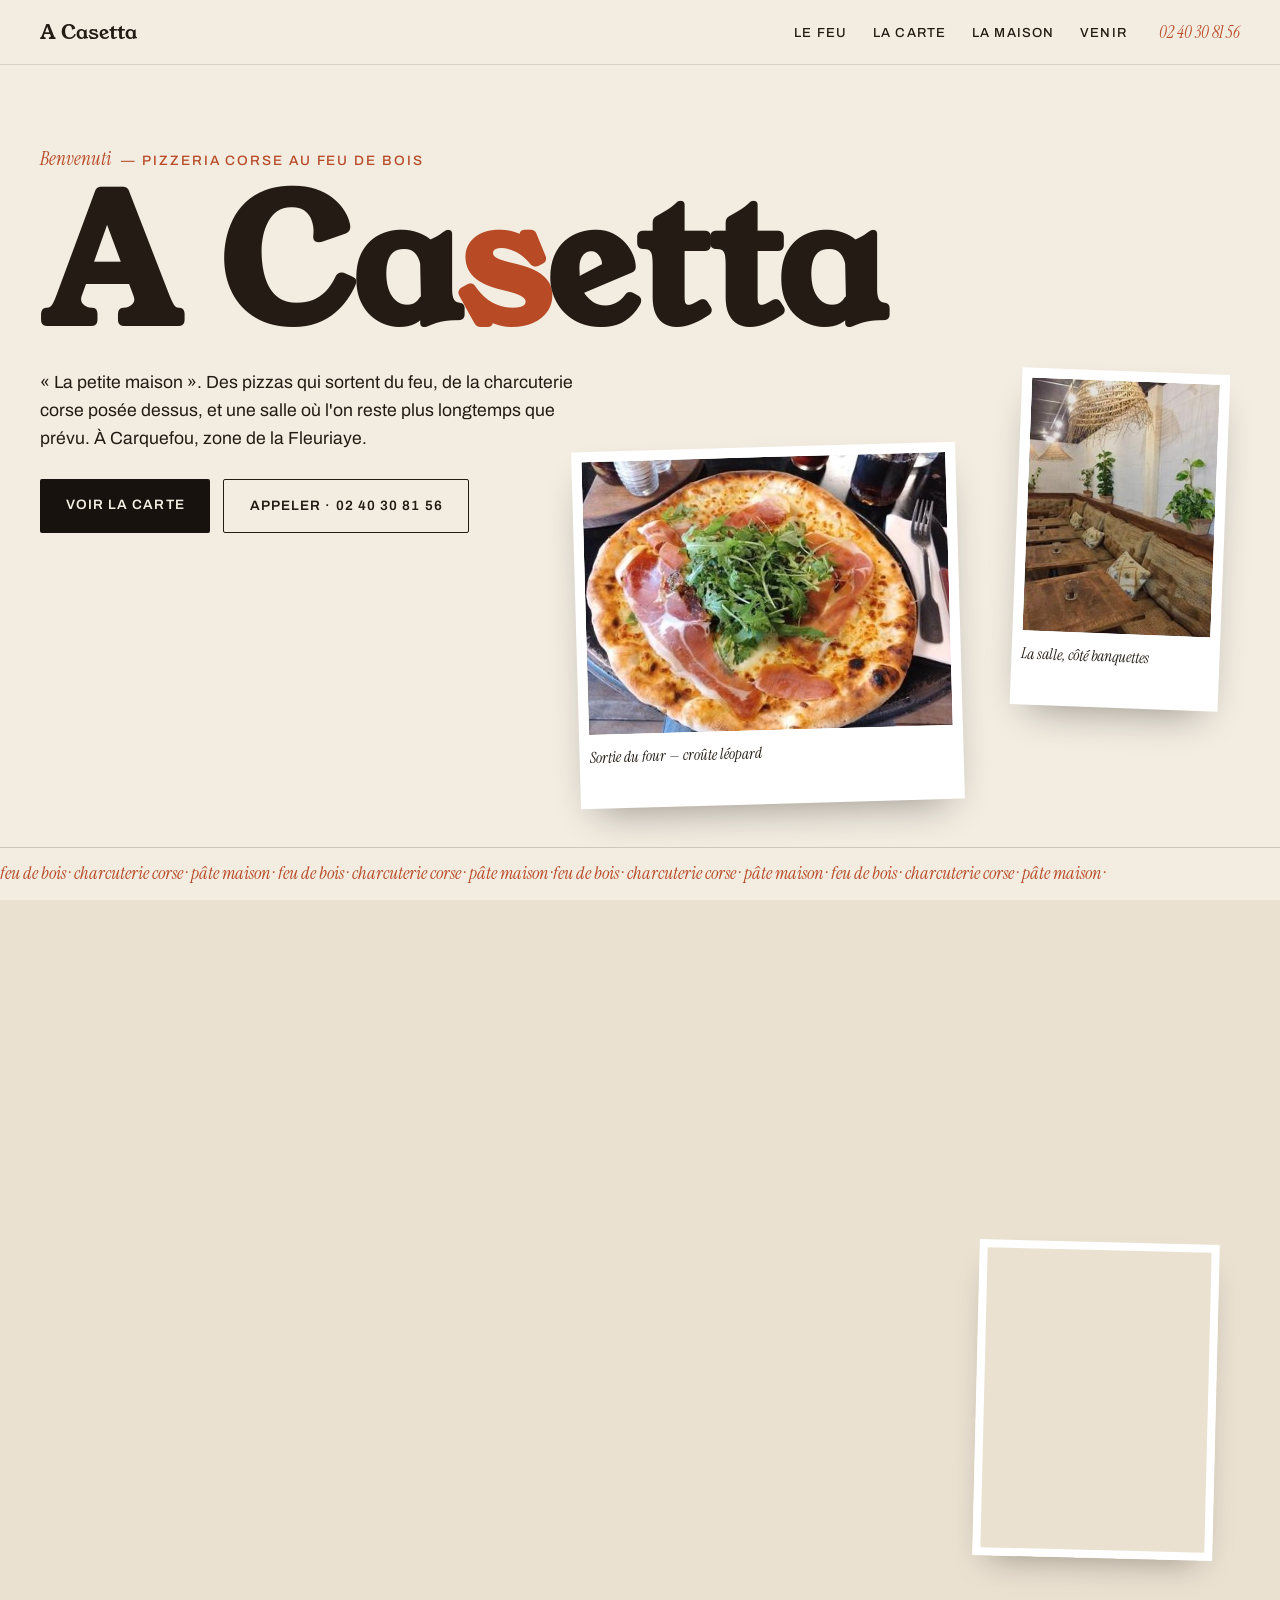
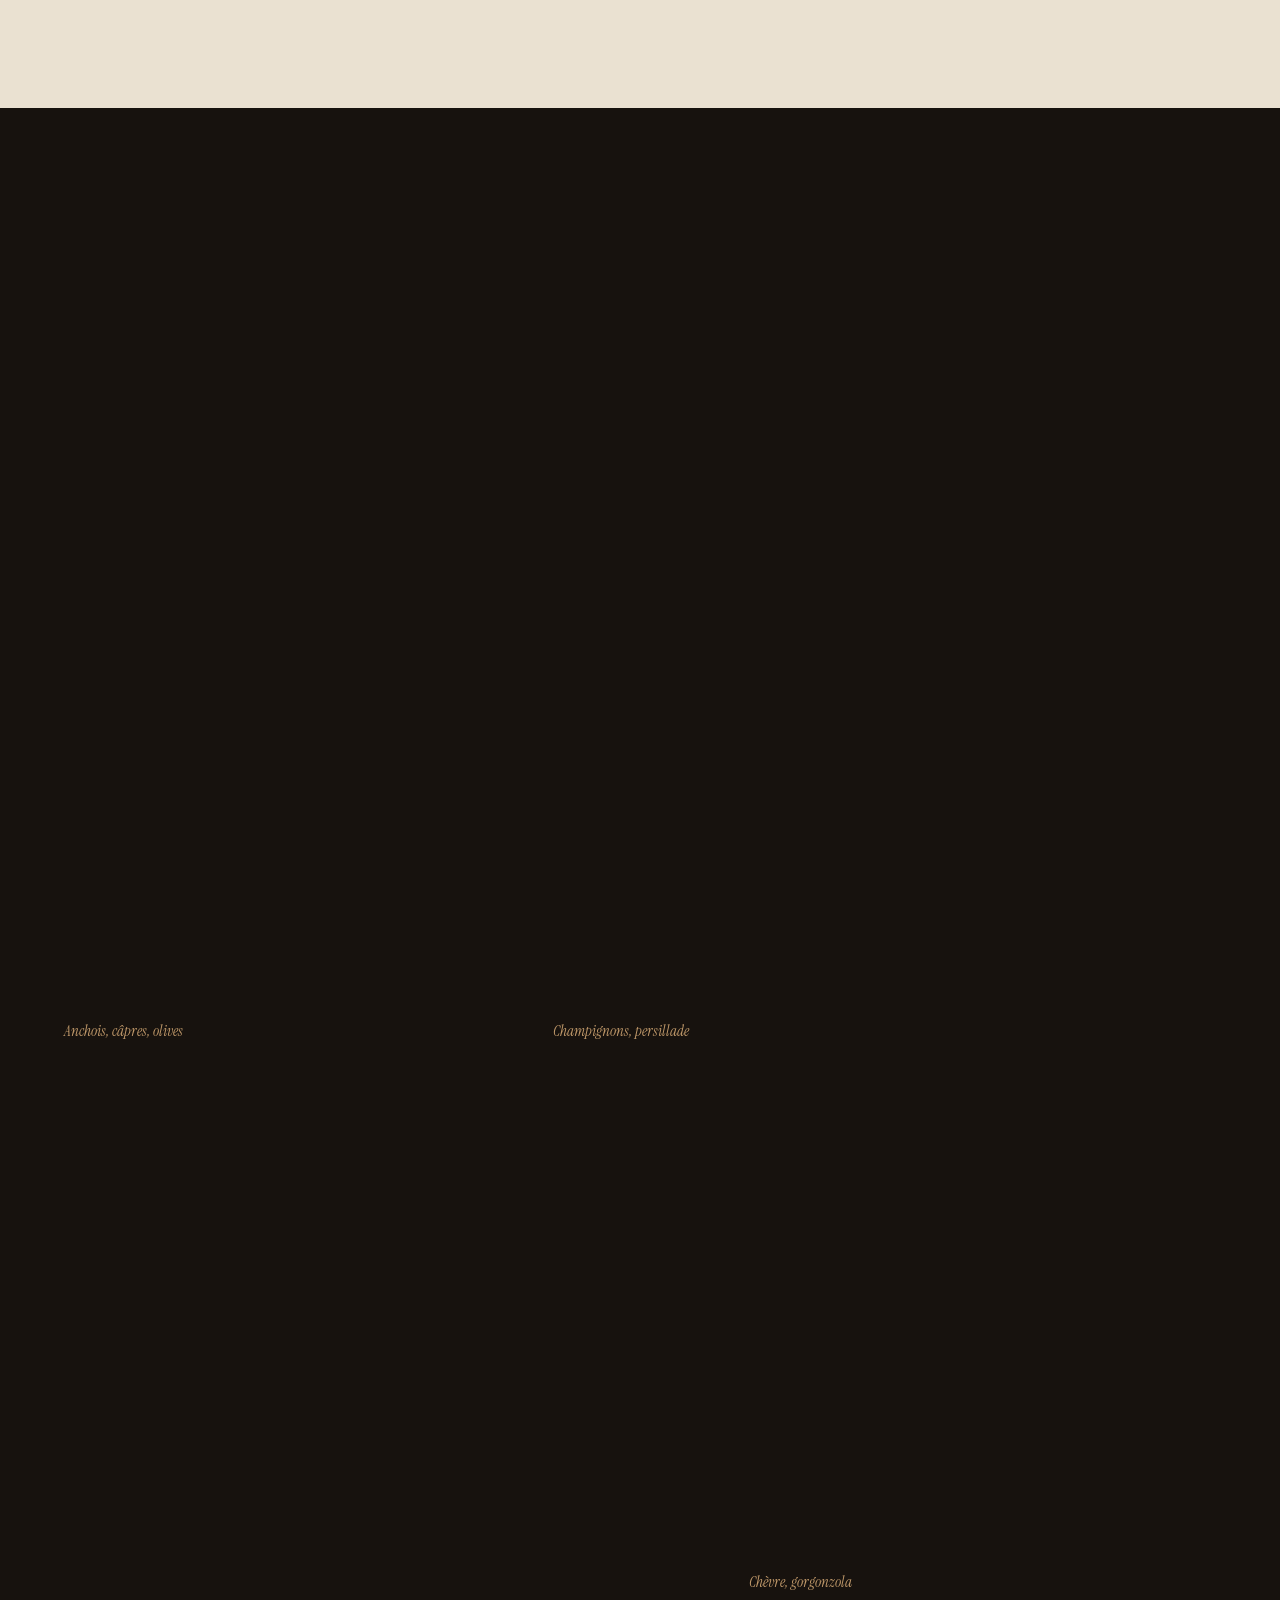
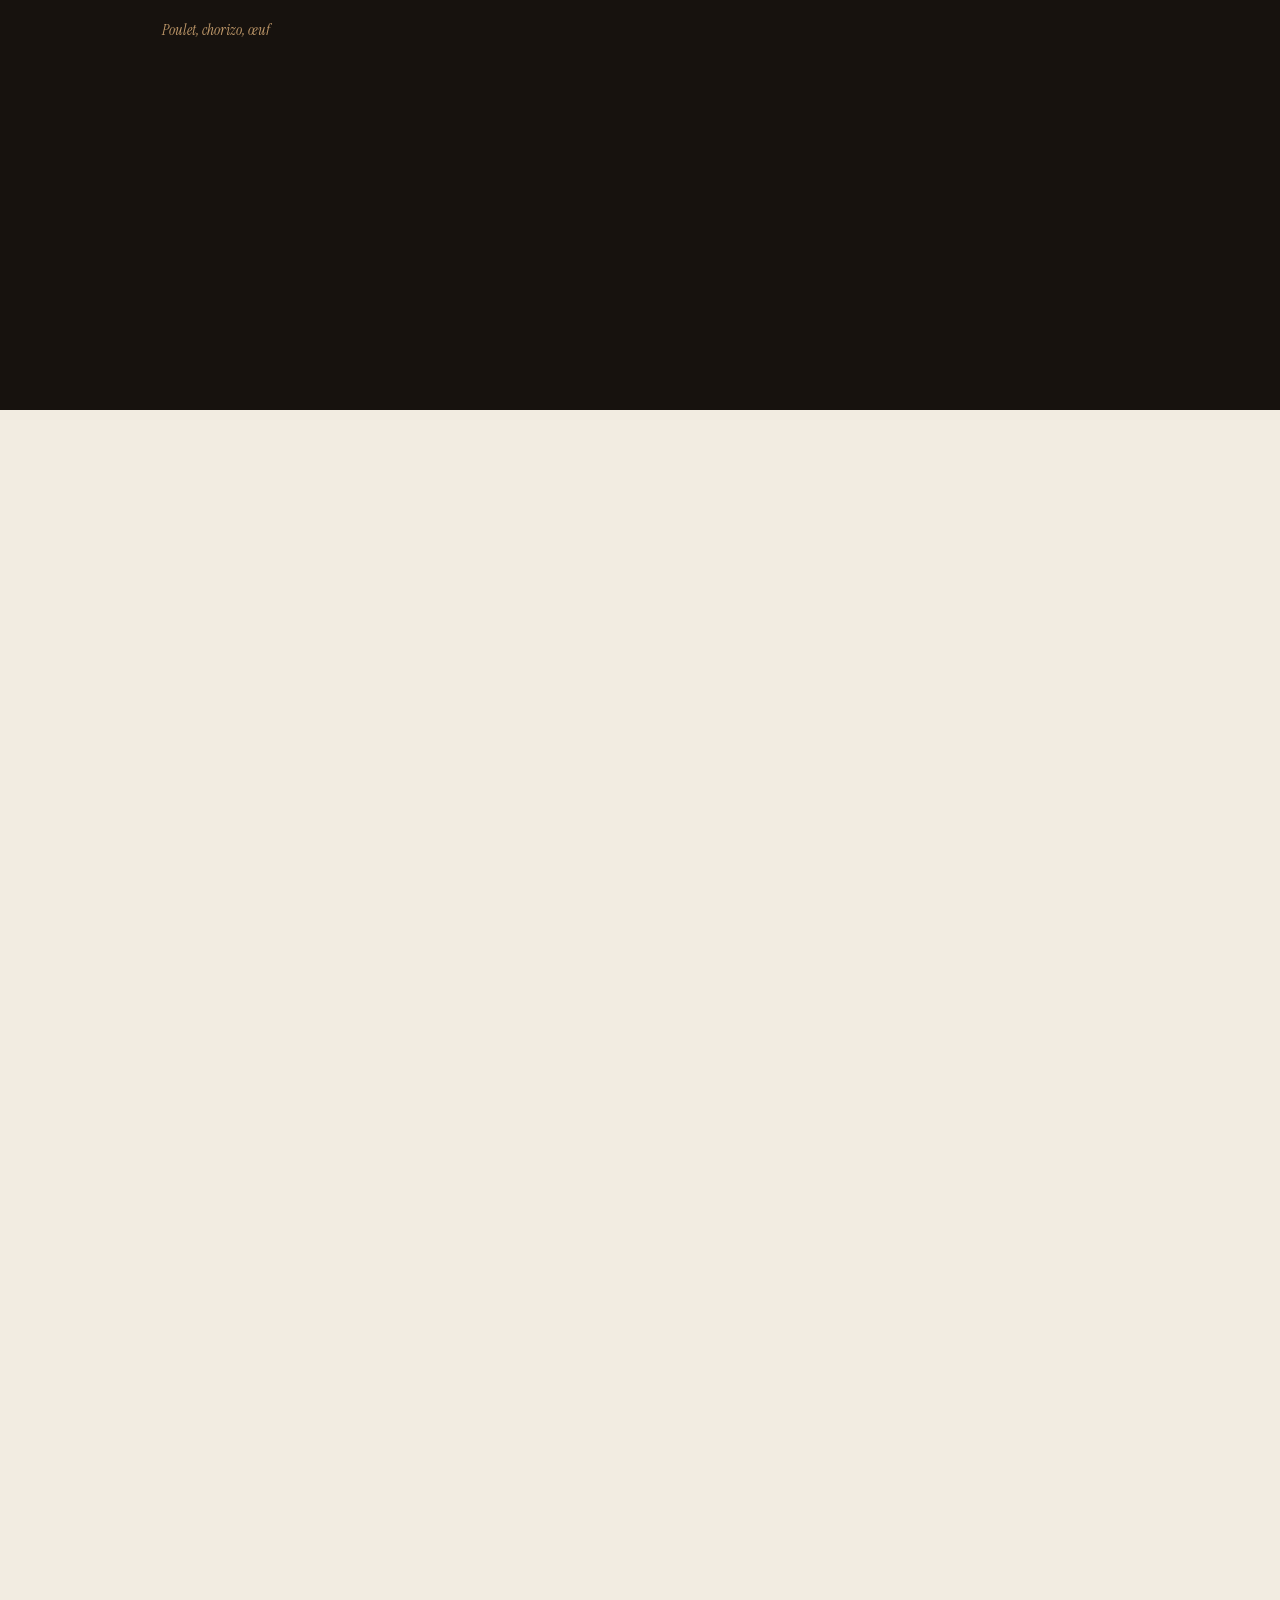
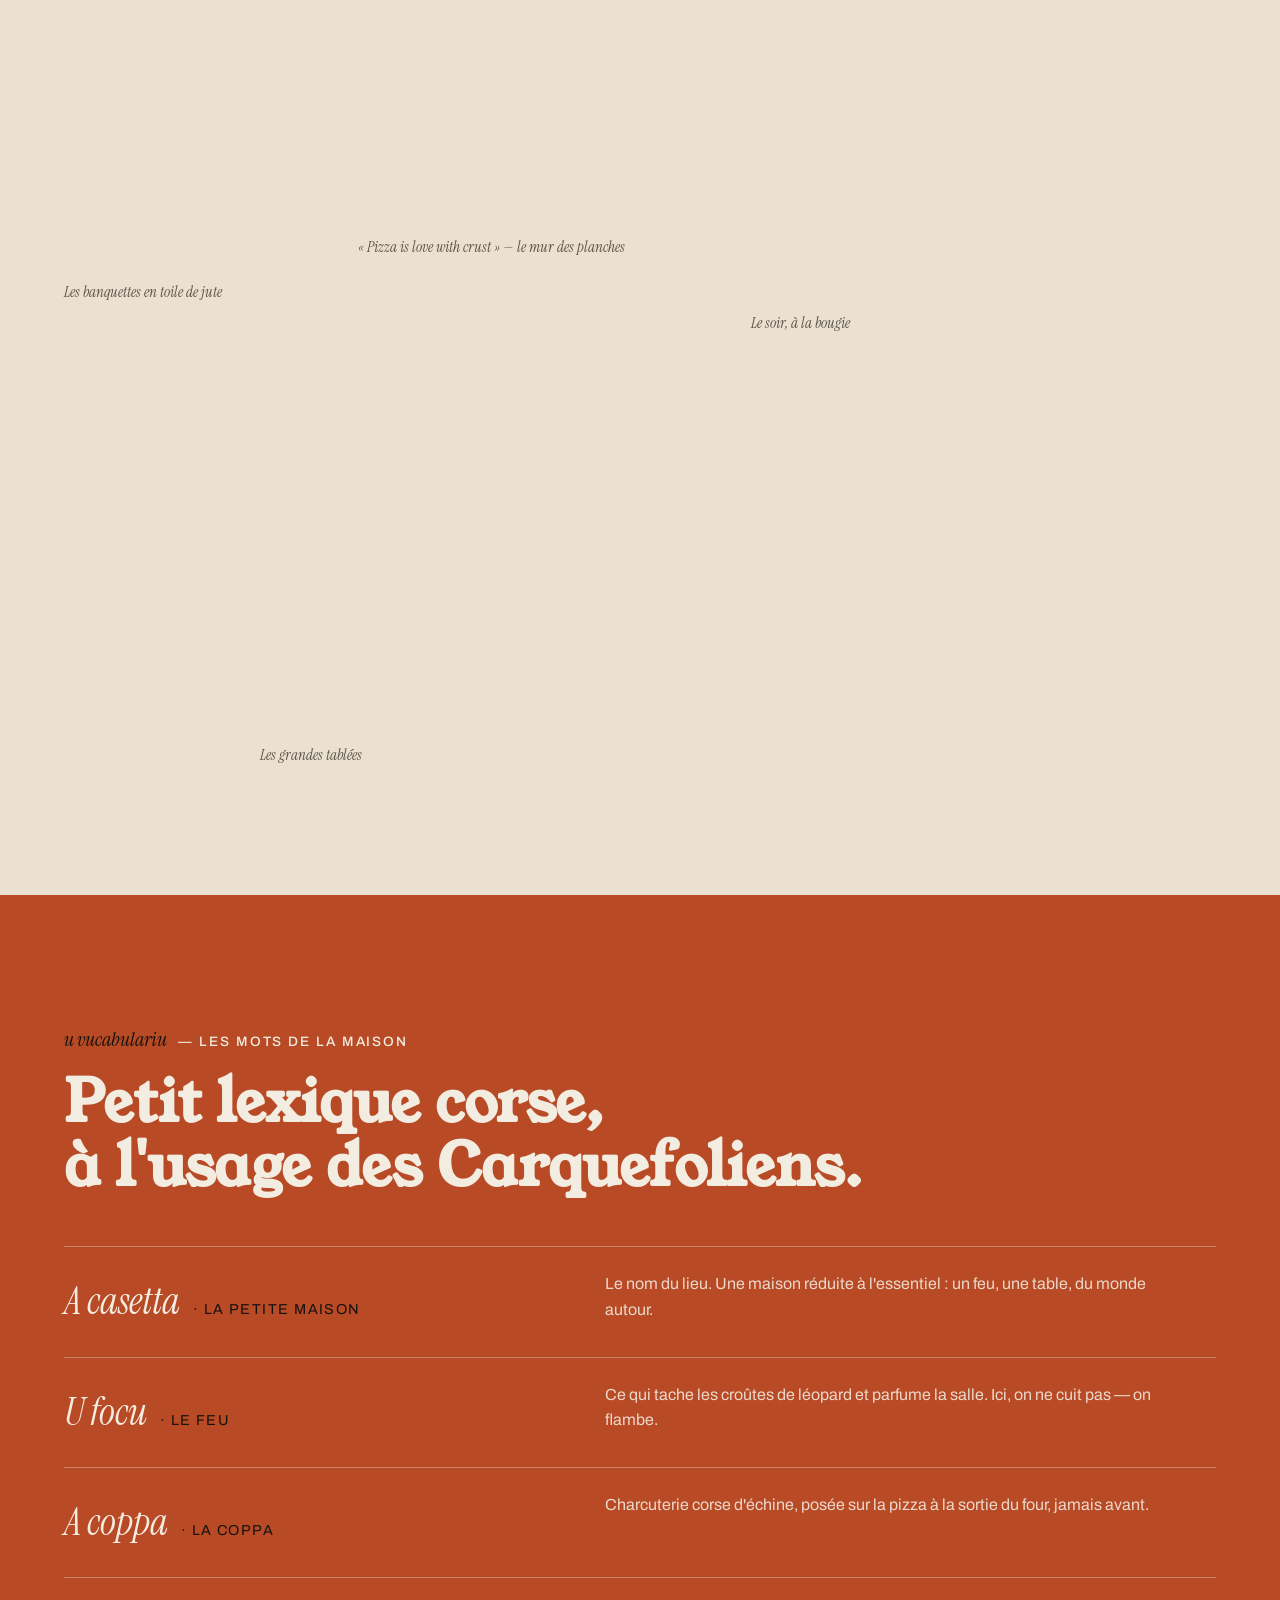
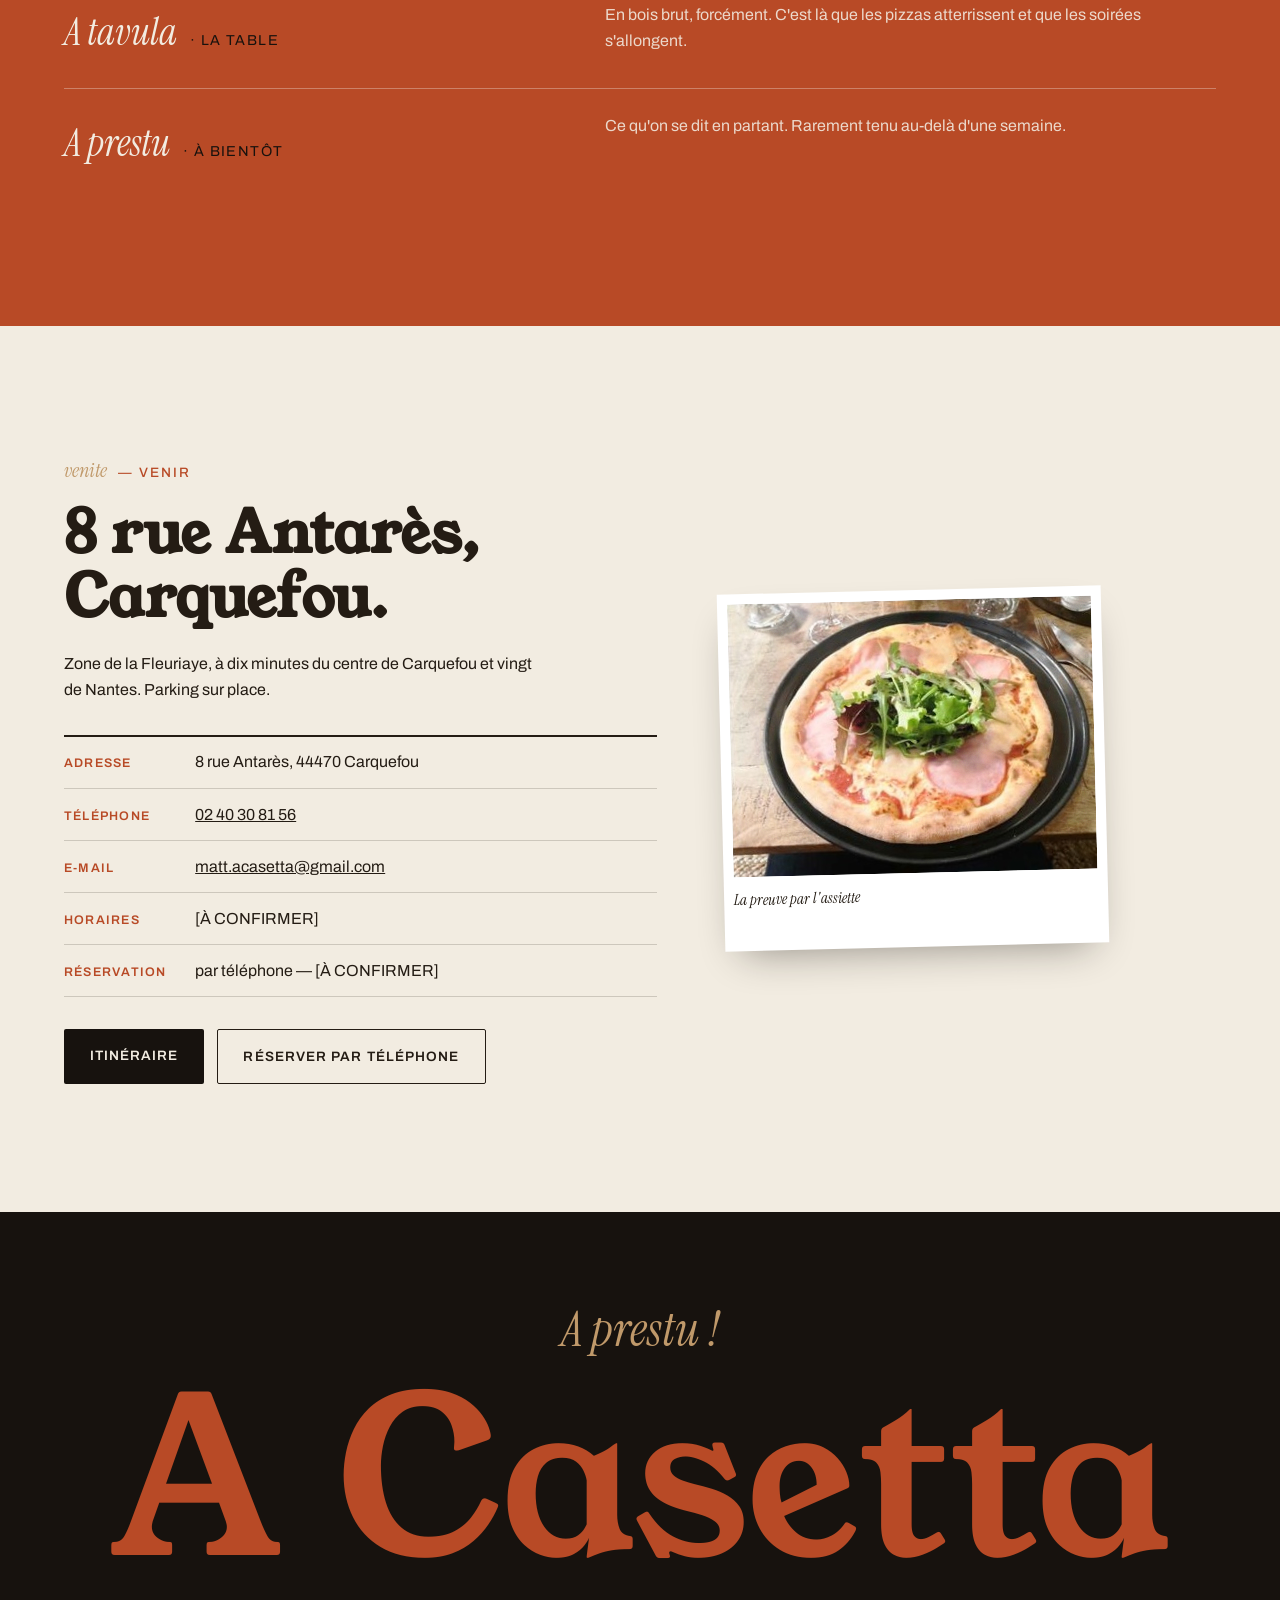
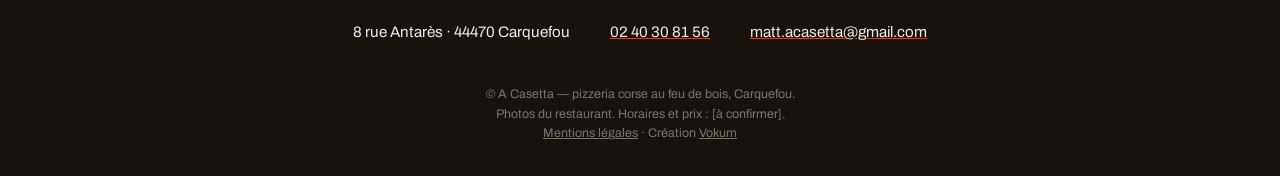
<file: index.html>
<!DOCTYPE html>
<html lang="fr">
<head>
  <meta charset="UTF-8">
  <meta name="viewport" content="width=device-width, initial-scale=1.0">
  <title>A Casetta — Pizzeria corse au feu de bois · Carquefou</title>
  <meta name="description" content="A Casetta, pizzeria corse au feu de bois à Carquefou. Pizzas généreuses, charcuterie corse, burgers maison et plats à l'ardoise. 8 rue Antarès, 44470 Carquefou — 02 40 30 81 56.">
  <meta property="og:title" content="A Casetta — Pizzeria corse au feu de bois · Carquefou">
  <meta property="og:description" content="La petite maison du feu. Pizzas au feu de bois, charcuterie corse, esprit maquis. 8 rue Antarès, Carquefou.">
  <meta property="og:type" content="website">
  <meta property="og:locale" content="fr_FR">
  <link rel="preconnect" href="https://fonts.googleapis.com">
  <link rel="preconnect" href="https://fonts.gstatic.com" crossorigin>
  <link href="https://fonts.googleapis.com/css2?family=Young+Serif&family=Instrument+Serif:ital@0;1&family=Archivo:wght@400;500;600&display=swap" rel="stylesheet">
  <link rel="stylesheet" href="styles.css">
  <script type="application/ld+json">
  {
    "@context": "https://schema.org",
    "@type": "Restaurant",
    "name": "A Casetta",
    "servesCuisine": ["Pizzeria", "Corse"],
    "telephone": "+33240308156",
    "email": "matt.acasetta@gmail.com",
    "address": {
      "@type": "PostalAddress",
      "streetAddress": "8 rue Antarès",
      "postalCode": "44470",
      "addressLocality": "Carquefou",
      "addressCountry": "FR"
    }
  }
  </script>
</head>
<body>

<a class="skip-link" href="#main">Aller au contenu</a>

<!-- animation d'ouverture — l'enseigne s'allume, la porte du four se lève -->
<div class="intro-veil" id="introVeil" aria-hidden="true">
  <div class="intro-inner">
    <p class="intro-benvenuti corse">Benvenuti</p>
    <p class="intro-name"><span class="mask"><span class="word">A&nbsp;Ca<span class="tt">s</span>etta</span></span></p>
    <span class="intro-braise"></span>
    <p class="intro-tag">pizzeria corse au feu de bois — Carquefou</p>
  </div>
</div>

<header class="topbar" id="topbar">
  <a href="#" class="topbar-brand" aria-label="A Casetta — retour en haut">A&nbsp;Casetta</a>
  <nav class="topbar-nav" aria-label="Navigation principale">
    <a href="#focu">Le feu</a>
    <a href="#tavula">La carte</a>
    <a href="#casa">La maison</a>
    <a href="#infos">Venir</a>
  </nav>
  <a href="tel:+33240308156" class="topbar-tel">02 40 30 81 56</a>
  <button class="burger" id="burger" aria-label="Ouvrir le menu" aria-expanded="false" aria-controls="mobmenu">
    <span></span><span></span>
  </button>
</header>

<div class="mobmenu" id="mobmenu" aria-hidden="true">
  <nav aria-label="Navigation mobile">
    <a href="#focu">Le feu</a>
    <a href="#tavula">La carte</a>
    <a href="#casa">La maison</a>
    <a href="#infos">Venir</a>
  </nav>
  <a href="tel:+33240308156" class="mobmenu-tel">02 40 30 81 56</a>
  <p class="mobmenu-foot">8 rue Antarès · Carquefou</p>
</div>

<main id="main">

  <!-- ============ HERO ============ -->
  <section class="hero">
    <p class="hero-kicker reveal"><span class="corse">Benvenuti</span> — pizzeria corse au feu de bois</p>
    <h1 class="hero-title">
      <span class="line reveal">A&nbsp;Ca<span class="tt">s</span>etta</span>
    </h1>
    <p class="hero-sub reveal">« La petite maison ». Des pizzas qui sortent du feu,
      de la charcuterie corse posée dessus, et une salle où l'on reste plus longtemps que prévu.
      À Carquefou, zone de la Fleuriaye.</p>
    <div class="hero-cta reveal">
      <a class="btn btn-dark" href="#tavula">Voir la carte</a>
      <a class="btn btn-line" href="tel:+33240308156">Appeler · 02 40 30 81 56</a>
    </div>
    <div class="hero-photos">
      <figure class="plaque plaque-a reveal-clip">
        <div class="clip"><img src="images/pizza-bresaola.jpg" alt="Pizza au feu de bois, bresaola et roquette, servie sur table en bois" width="413" height="310"></div>
        <figcaption>Sortie du four — croûte léopard</figcaption>
      </figure>
      <figure class="plaque plaque-b reveal-clip">
        <div class="clip"><img src="images/salle-jute.jpg" alt="Banquettes en toile de jute et suspension en osier dans la salle" width="239" height="322"></div>
        <figcaption>La salle, côté banquettes</figcaption>
      </figure>
    </div>
    <p class="hero-marq" aria-hidden="true"><span>feu de bois · charcuterie corse · pâte maison · feu de bois · charcuterie corse · pâte maison · </span><span>feu de bois · charcuterie corse · pâte maison · feu de bois · charcuterie corse · pâte maison · </span></p>
  </section>

  <!-- ============ INTRO ============ -->
  <section class="intro">
    <div class="intro-grid">
      <p class="intro-word corse reveal" aria-hidden="true">a casa</p>
      <div class="intro-body">
        <h2 class="reveal">Une casetta, c'est une petite maison.<br>Celle-ci sent le feu de bois.</h2>
        <p class="reveal">Murs de brique peinte à la chaux, plafond noir, tables en bois brut,
          banquettes en toile de jute et plantes qui grimpent : A Casetta n'a rien d'un décor.
          On y mange des pizzas généreuses passées au feu, des burgers au pain noir
          et des assiettes à l'ardoise — avec l'accent corse dans l'assiette.</p>
        <p class="intro-sign reveal"><span class="corse">Matt &amp; l'équipe</span></p>
      </div>
      <figure class="intro-photo reveal-clip">
        <div class="clip"><img src="images/salle.jpg" alt="Salle du restaurant en enfilade, tables dressées et banquettes" width="239" height="320" loading="lazy"></div>
      </figure>
    </div>
  </section>

  <!-- ============ U FOCU ============ -->
  <section class="focu" id="focu">
    <div class="focu-head">
      <p class="sec-tag reveal"><span class="corse">u focu</span> — le feu</p>
      <h2 class="reveal">La croûte parle<br>avant la carte.</h2>
      <p class="focu-lede reveal">Regardez les bords : gonflés, tachetés, marqués par la flamme.
        C'est la signature d'une cuisson vive, jamais la même d'une pizza à l'autre.
        Coppa, champignons, roquette ou anchois — tout passe par le feu.</p>
    </div>
    <div class="focu-grid">
      <figure class="focu-cell f1 reveal-clip">
        <div class="clip"><img src="images/pizza-anchois.jpg" alt="Pizza aux anchois, câpres et olives noires" width="414" height="310" loading="lazy"></div>
        <figcaption>Anchois, câpres, olives</figcaption>
      </figure>
      <figure class="focu-cell f2 reveal-clip">
        <div class="clip"><img src="images/pizza-funghi.jpg" alt="Pizza aux champignons et persillade" width="202" height="332" loading="lazy"></div>
        <figcaption>Champignons, persillade</figcaption>
      </figure>
      <figure class="focu-cell f3 reveal-clip">
        <div class="clip"><img src="images/pizza-poulet.jpg" alt="Pizza au poulet, chorizo et œuf" width="475" height="305" loading="lazy"></div>
        <figcaption>Poulet, chorizo, œuf</figcaption>
      </figure>
      <figure class="focu-cell f4 reveal-clip">
        <div class="clip"><img src="images/pizza-chevre.jpg" alt="Pizza au chèvre et gorgonzola" width="253" height="337" loading="lazy"></div>
        <figcaption>Chèvre, gorgonzola</figcaption>
      </figure>
      <div class="focu-cell ftxt reveal">
        <p class="focu-big corse">manghjà<br>bè</p>
        <p class="focu-small">— bien manger. Le seul mot d'ordre de la maison.</p>
      </div>
    </div>
  </section>

  <!-- ============ A TAVULA / CARTE ============ -->
  <section class="tavula" id="tavula">
    <div class="tavula-head">
      <p class="sec-tag reveal"><span class="corse">a tavula</span> — à table</p>
      <h2 class="reveal">Ce qui passe<br>sur les planches.</h2>
      <p class="tavula-note reveal">Aperçu de ce que l'on voit passer en salle.
        Carte complète, tarifs et suggestions du moment&nbsp;: <strong>[À CONFIRMER]</strong> —
        renseignez-vous au <a href="tel:+33240308156">02&nbsp;40&nbsp;30&nbsp;81&nbsp;56</a>.</p>
    </div>

    <div class="carte">
      <article class="carte-fam reveal">
        <header class="carte-fam-head">
          <h3>Pizze <span class="carte-num">n°1</span></h3>
          <p>Au feu de bois, pâte maison</p>
        </header>
        <ul>
          <li><span class="dish">Charcuterie corse</span><span class="dot" aria-hidden="true"></span><span class="desc">coppa, champignons, olives</span></li>
          <li><span class="dish">Bresaola &amp; roquette</span><span class="dot" aria-hidden="true"></span><span class="desc">copeaux, huile d'olive</span></li>
          <li><span class="dish">Anchois</span><span class="dot" aria-hidden="true"></span><span class="desc">câpres, olives noires</span></li>
          <li><span class="dish">Verdure</span><span class="dot" aria-hidden="true"></span><span class="desc">légumes grillés, champignons</span></li>
          <li class="tbc"><span class="dish">Noms &amp; prix exacts</span><span class="dot" aria-hidden="true"></span><span class="desc">[À CONFIRMER]</span></li>
        </ul>
        <figure class="carte-ph ph-r reveal-clip">
          <div class="clip"><img src="images/pizza-jambon-roquette.jpg" alt="Pizza jambon et roquette servie sur assiette noire" width="233" height="310" loading="lazy"></div>
        </figure>
      </article>

      <article class="carte-fam reveal">
        <header class="carte-fam-head">
          <h3>Burgers <span class="carte-num">n°2</span></h3>
          <p>Pain noir maison, frites servies en passoire</p>
        </header>
        <ul>
          <li><span class="dish">Burger au bun noir</span><span class="dot" aria-hidden="true"></span><span class="desc">graines de quinoa, frites maison</span></li>
          <li><span class="dish">Burger classique</span><span class="dot" aria-hidden="true"></span><span class="desc">steak, salade, tomate</span></li>
          <li class="tbc"><span class="dish">Déclinaisons &amp; prix</span><span class="dot" aria-hidden="true"></span><span class="desc">[À CONFIRMER]</span></li>
        </ul>
        <figure class="carte-ph ph-l reveal-clip">
          <div class="clip"><img src="images/burger-noir.jpg" alt="Burger au pain noir et frites maison en passoire métallique" width="270" height="361" loading="lazy"></div>
        </figure>
      </article>

      <article class="carte-fam reveal">
        <header class="carte-fam-head">
          <h3>À l'ardoise <span class="carte-num">n°3</span></h3>
          <p>Assiettes servies sur ardoise noire</p>
        </header>
        <ul>
          <li><span class="dish">Saint-Jacques</span><span class="dot" aria-hidden="true"></span><span class="desc">risotto crémeux</span></li>
          <li><span class="dish">Saumon rôti</span><span class="dot" aria-hidden="true"></span><span class="desc">légumes confits</span></li>
          <li><span class="dish">Linguine aux gambas</span><span class="dot" aria-hidden="true"></span><span class="desc">roquette, parmesan</span></li>
          <li class="tbc"><span class="dish">Suggestions du moment</span><span class="dot" aria-hidden="true"></span><span class="desc">[À CONFIRMER]</span></li>
        </ul>
        <figure class="carte-ph ph-r reveal-clip">
          <div class="clip"><img src="images/saint-jacques.jpg" alt="Noix de Saint-Jacques sur risotto crémeux" width="376" height="281" loading="lazy"></div>
        </figure>
      </article>

      <article class="carte-fam reveal">
        <header class="carte-fam-head">
          <h3>Dolci <span class="carte-num">n°4</span></h3>
          <p>Pour finir en douceur</p>
        </header>
        <ul>
          <li><span class="dish">Crème brûlée</span><span class="dot" aria-hidden="true"></span><span class="desc">sorbet fruits rouges</span></li>
          <li><span class="dish">Fondant chocolat</span><span class="dot" aria-hidden="true"></span><span class="desc">cœur coulant</span></li>
          <li class="tbc"><span class="dish">Carte des desserts</span><span class="dot" aria-hidden="true"></span><span class="desc">[À CONFIRMER]</span></li>
        </ul>
        <figure class="carte-ph ph-l reveal-clip">
          <div class="clip"><img src="images/creme-brulee.jpg" alt="Crème brûlée caramélisée et sorbet fruits rouges sur ardoise" width="375" height="281" loading="lazy"></div>
        </figure>
      </article>
    </div>
  </section>

  <!-- ============ A CASA / AMBIANCE ============ -->
  <section class="casa" id="casa">
    <div class="casa-head">
      <p class="sec-tag reveal"><span class="corse">in casa</span> — chez nous</p>
      <h2 class="reveal">Brique chaulée, jute,<br>osier et plafond noir.</h2>
    </div>
    <div class="casa-flow">
      <figure class="casa-ph c1 reveal-clip">
        <div class="clip"><img src="images/salle-jute.jpg" alt="Coin banquettes en jute, coussins et plantes suspendues" width="239" height="322" loading="lazy"></div>
        <figcaption>Les banquettes en toile de jute</figcaption>
      </figure>
      <figure class="casa-ph c2 reveal-clip">
        <div class="clip"><img src="images/planches.jpg" alt="Mur de planches à découper en bois gravées" width="322" height="320" loading="lazy"></div>
        <figcaption>« Pizza is love with crust » — le mur des planches</figcaption>
      </figure>
      <figure class="casa-ph c3 reveal-clip">
        <div class="clip"><img src="images/soiree.jpg" alt="Table le soir, pizza, vin rouge et bougie" width="239" height="321" loading="lazy"></div>
        <figcaption>Le soir, à la bougie</figcaption>
      </figure>
      <figure class="casa-ph c4 reveal-clip">
        <div class="clip"><img src="images/tablee.jpg" alt="Grande tablée avec plusieurs pizzas et plats partagés" width="224" height="298" loading="lazy"></div>
        <figcaption>Les grandes tablées</figcaption>
      </figure>
      <p class="casa-pull reveal">On pousse la porte pour une pizza,<br>on reste pour la maison.</p>
    </div>
  </section>

  <!-- ============ U VUCABULARIU (signature) ============ -->
  <section class="vucab" id="vucab">
    <p class="sec-tag light reveal"><span class="corse">u vucabulariu</span> — les mots de la maison</p>
    <h2 class="reveal">Petit lexique corse,<br>à l'usage des Carquefoliens.</h2>
    <dl class="vucab-list">
      <div class="vucab-item reveal">
        <dt><span class="corse">A casetta</span><em>· la petite maison</em></dt>
        <dd>Le nom du lieu. Une maison réduite à l'essentiel : un feu, une table, du monde autour.</dd>
      </div>
      <div class="vucab-item reveal">
        <dt><span class="corse">U focu</span><em>· le feu</em></dt>
        <dd>Ce qui tache les croûtes de léopard et parfume la salle. Ici, on ne cuit pas — on flambe.</dd>
      </div>
      <div class="vucab-item reveal">
        <dt><span class="corse">A coppa</span><em>· la coppa</em></dt>
        <dd>Charcuterie corse d'échine, posée sur la pizza à la sortie du four, jamais avant.</dd>
      </div>
      <div class="vucab-item reveal">
        <dt><span class="corse">A tavula</span><em>· la table</em></dt>
        <dd>En bois brut, forcément. C'est là que les pizzas atterrissent et que les soirées s'allongent.</dd>
      </div>
      <div class="vucab-item reveal">
        <dt><span class="corse">A prestu</span><em>· à bientôt</em></dt>
        <dd>Ce qu'on se dit en partant. Rarement tenu au-delà d'une semaine.</dd>
      </div>
    </dl>
  </section>

  <!-- ============ INFOS ============ -->
  <section class="infos" id="infos">
    <div class="infos-grid">
      <div class="infos-col">
        <p class="sec-tag reveal"><span class="corse">venite</span> — venir</p>
        <h2 class="reveal">8 rue Antarès,<br>Carquefou.</h2>
        <p class="infos-p reveal">Zone de la Fleuriaye, à dix minutes du centre de Carquefou
          et vingt de Nantes. Parking sur place.</p>
        <ul class="infos-list reveal">
          <li><span class="infos-k">Adresse</span><span>8 rue Antarès, 44470 Carquefou</span></li>
          <li><span class="infos-k">Téléphone</span><a href="tel:+33240308156">02 40 30 81 56</a></li>
          <li><span class="infos-k">E-mail</span><a href="mailto:matt.acasetta@gmail.com">matt.acasetta@gmail.com</a></li>
          <li><span class="infos-k">Horaires</span><span>[À CONFIRMER]</span></li>
          <li><span class="infos-k">Réservation</span><span>par téléphone — [À CONFIRMER]</span></li>
        </ul>
        <div class="infos-cta reveal">
          <a class="btn btn-dark" href="https://www.google.com/maps/search/?api=1&amp;query=A+Casetta+8+rue+Antar%C3%A8s+44470+Carquefou" target="_blank" rel="noopener">Itinéraire</a>
          <a class="btn btn-line" href="tel:+33240308156">Réserver par téléphone</a>
        </div>
      </div>
      <figure class="infos-photo reveal-clip">
        <div class="clip"><img src="images/pizza-assiette-noire.jpg" alt="Pizza jambon et roquette sur assiette noire, table en bois" width="397" height="298" loading="lazy"></div>
        <figcaption>La preuve par l'assiette</figcaption>
      </figure>
    </div>
  </section>

</main>

<!-- ============ FOOTER ============ -->
<footer class="footer">
  <p class="footer-hello corse">A prestu&nbsp;!</p>
  <p class="footer-name" aria-hidden="true">A&nbsp;Casetta</p>
  <div class="footer-row">
    <p>8 rue Antarès · 44470 Carquefou</p>
    <a href="tel:+33240308156">02 40 30 81 56</a>
    <a href="mailto:matt.acasetta@gmail.com">matt.acasetta@gmail.com</a>
  </div>
  <p class="footer-legal">© A Casetta — pizzeria corse au feu de bois, Carquefou.<br>
  Photos du restaurant. Horaires et prix&nbsp;: [à confirmer].<br>
  <a href="mentions-legales.html">Mentions légales</a> · Création <a href="https://vokumagency.com" target="_blank" rel="noopener">Vokum</a></p>
</footer>

<script src="script.js"></script>
</body>
</html>
</file>
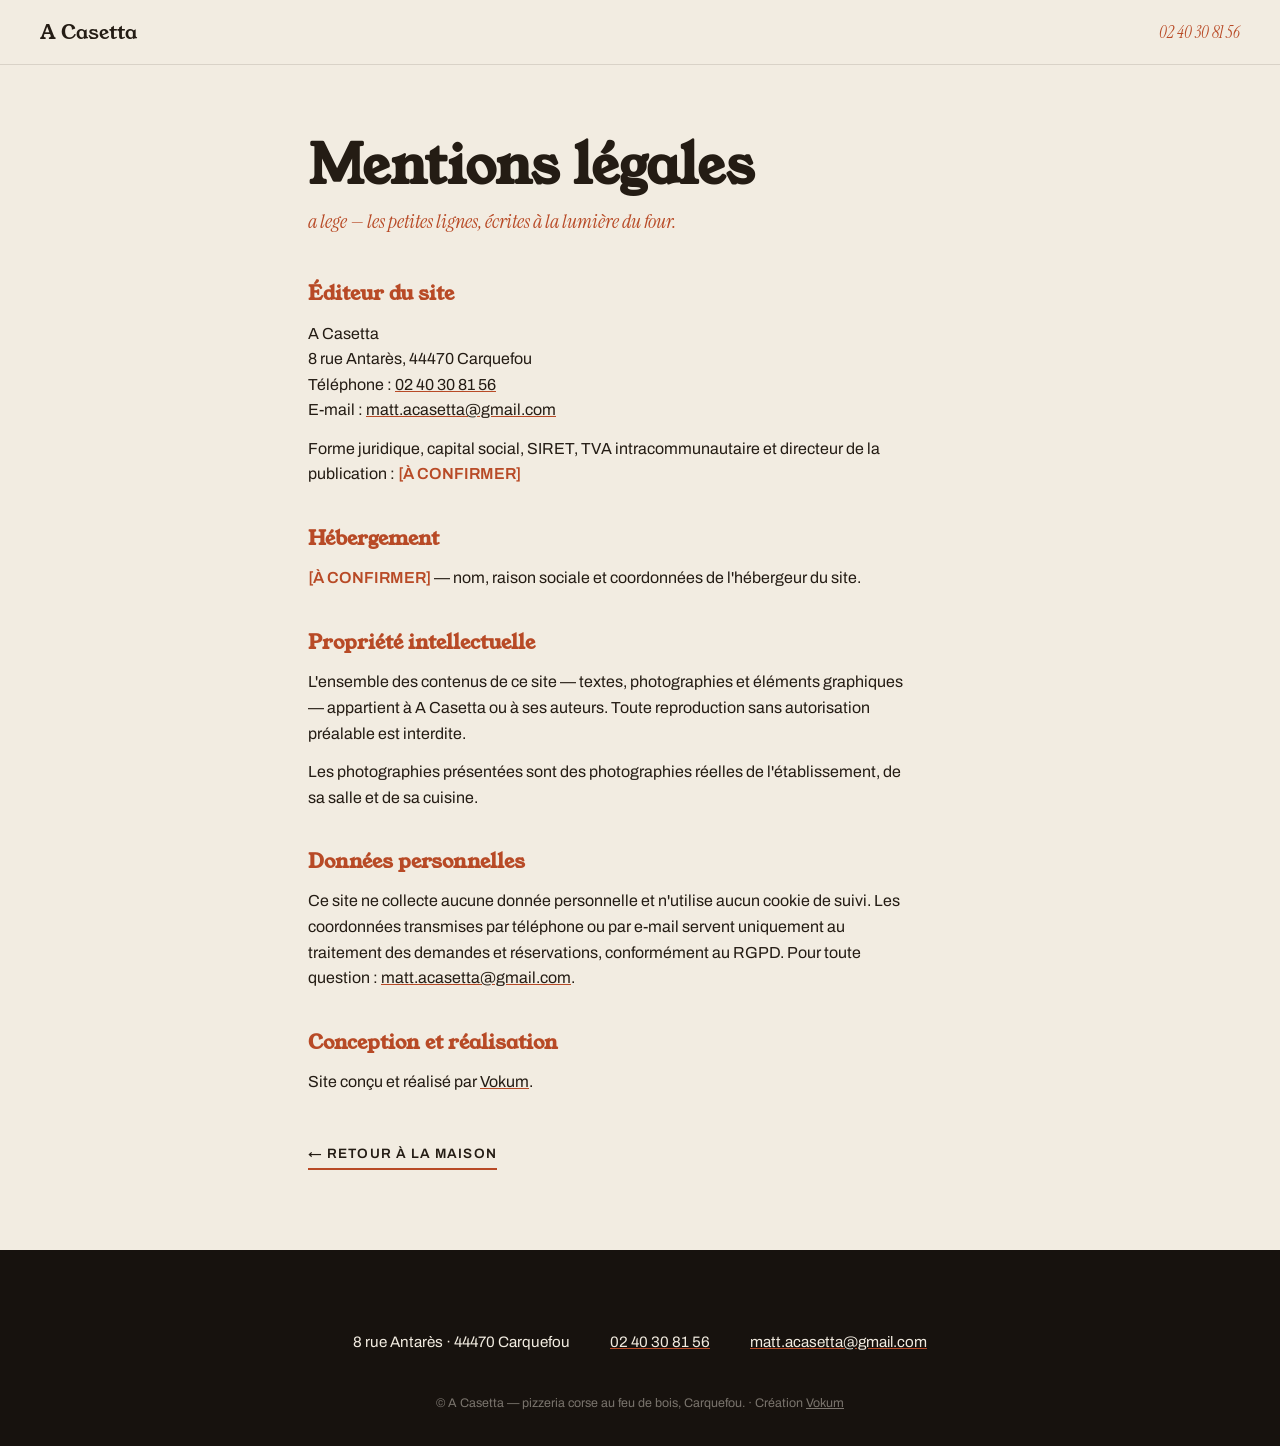
<file: mentions-legales.html>
<!DOCTYPE html>
<html lang="fr">
<head>
  <meta charset="UTF-8">
  <meta name="viewport" content="width=device-width, initial-scale=1.0">
  <title>Mentions légales — A Casetta, Carquefou</title>
  <meta name="description" content="Mentions légales du site de la pizzeria A Casetta, 8 rue Antarès, 44470 Carquefou.">
  <meta name="robots" content="noindex">
  <link rel="preconnect" href="https://fonts.googleapis.com">
  <link rel="preconnect" href="https://fonts.gstatic.com" crossorigin>
  <link href="https://fonts.googleapis.com/css2?family=Young+Serif&family=Instrument+Serif:ital@0;1&family=Archivo:wght@400;500;600&display=swap" rel="stylesheet">
  <link rel="stylesheet" href="styles.css">
  <style>
    /* topbar simplifiée : pas de burger ni d'ancres sur cette page */
    .burger { display: none; }
    .topbar-tel { display: block; margin-left: auto; }
    .legal h1 { margin-bottom: .6rem; }
    .legal-sous {
      font-family: var(--ital); font-style: italic;
      font-size: 1.25rem; color: var(--terra);
      margin-bottom: 2.5rem;
    }
    .legal .att { color: var(--terra); font-weight: 600; }
  </style>
</head>
<body>

<a class="skip-link" href="#main">Aller au contenu</a>

<header class="topbar">
  <a href="index.html" class="topbar-brand" aria-label="A Casetta — retour à l'accueil">A&nbsp;Casetta</a>
  <a href="tel:+33240308156" class="topbar-tel">02 40 30 81 56</a>
</header>

<main class="legal" id="main">
  <h1>Mentions légales</h1>
  <p class="legal-sous"><span class="corse">a lege</span> — les petites lignes, écrites à la lumière du four.</p>

  <h2>Éditeur du site</h2>
  <p>A Casetta<br>
  8 rue Antarès, 44470 Carquefou<br>
  Téléphone : <a href="tel:+33240308156">02 40 30 81 56</a><br>
  E-mail : <a href="mailto:matt.acasetta@gmail.com">matt.acasetta@gmail.com</a></p>
  <p>Forme juridique, capital social, SIRET, TVA intracommunautaire et directeur
  de la publication : <span class="att">[À CONFIRMER]</span></p>

  <h2>Hébergement</h2>
  <p><span class="att">[À CONFIRMER]</span> — nom, raison sociale et coordonnées
  de l'hébergeur du site.</p>

  <h2>Propriété intellectuelle</h2>
  <p>L'ensemble des contenus de ce site — textes, photographies et éléments
  graphiques — appartient à A Casetta ou à ses auteurs. Toute reproduction
  sans autorisation préalable est interdite.</p>
  <p>Les photographies présentées sont des photographies réelles de
  l'établissement, de sa salle et de sa cuisine.</p>

  <h2>Données personnelles</h2>
  <p>Ce site ne collecte aucune donnée personnelle et n'utilise aucun cookie
  de suivi. Les coordonnées transmises par téléphone ou par e-mail servent
  uniquement au traitement des demandes et réservations, conformément au RGPD.
  Pour toute question : <a href="mailto:matt.acasetta@gmail.com">matt.acasetta@gmail.com</a>.</p>

  <h2>Conception et réalisation</h2>
  <p>Site conçu et réalisé par <a href="https://vokumagency.com" target="_blank" rel="noopener">Vokum</a>.</p>

  <a class="legal-retour" href="index.html">← Retour à la maison</a>
</main>

<footer class="footer footer-compact">
  <div class="footer-row">
    <p>8 rue Antarès · 44470 Carquefou</p>
    <a href="tel:+33240308156">02 40 30 81 56</a>
    <a href="mailto:matt.acasetta@gmail.com">matt.acasetta@gmail.com</a>
  </div>
  <p class="footer-legal">© A Casetta — pizzeria corse au feu de bois, Carquefou. ·
  Création <a href="https://vokumagency.com" target="_blank" rel="noopener">Vokum</a></p>
</footer>

</body>
</html>
</file>
<file: styles.css>
/* ============================================================
   A CASETTA — la petite maison du feu
   crème brique / charbon / terracotta / vert maquis / jute
   ============================================================ */

:root {
  --creme: #F2ECE1;
  --creme-2: #EAE1D1;
  --charbon: #17120E;
  --charbon-2: #211B15;
  --terra: #B84A26;
  --maquis: #4F5B39;
  --jute: #C0996A;
  --encre: #241C14;
  --serif: "Young Serif", Georgia, serif;
  --ital: "Instrument Serif", Georgia, serif;
  --sans: "Archivo", -apple-system, sans-serif;
}

* { margin: 0; padding: 0; box-sizing: border-box; }

html { scroll-behavior: smooth; }
@media (prefers-reduced-motion: reduce) {
  html { scroll-behavior: auto; }
  *, *::before, *::after { transition: none !important; animation: none !important; }
}

body {
  font-family: var(--sans);
  background: var(--creme);
  color: var(--encre);
  line-height: 1.6;
  overflow-x: hidden;
}

img { display: block; max-width: 100%; height: auto; }

a { color: inherit; }

.corse { font-family: var(--ital); font-style: italic; font-weight: 400; }

.skip-link {
  position: absolute; left: -9999px; top: 0;
  background: var(--charbon); color: var(--creme); padding: .6rem 1rem; z-index: 200;
}
.skip-link:focus { left: 0; }

:focus-visible { outline: 2px solid var(--terra); outline-offset: 3px; }

/* grain unificateur sur toutes les photos (compense la basse résolution) */
figure .clip { position: relative; overflow: hidden; }
figure .clip::after {
  content: ""; position: absolute; inset: 0; pointer-events: none;
  background-image: url("data:image/svg+xml,%3Csvg xmlns='http://www.w3.org/2000/svg' width='140' height='140'%3E%3Cfilter id='n'%3E%3CfeTurbulence type='fractalNoise' baseFrequency='0.9' numOctaves='2'/%3E%3C/filter%3E%3Crect width='140' height='140' filter='url(%23n)' opacity='0.14'/%3E%3C/svg%3E");
  mix-blend-mode: overlay;
}
figure .clip img { width: 100%; }

/* ---------- reveals (IO observe le parent, clip sur l'enfant) ---------- */
.reveal { opacity: 0; transform: translateY(24px); transition: opacity .7s ease, transform .7s cubic-bezier(.22,1,.36,1); }
.reveal.on { opacity: 1; transform: none; }

.reveal-clip .clip { clip-path: inset(100% 0 0 0); transition: clip-path .9s cubic-bezier(.22,1,.36,1); }
.reveal-clip.on .clip { clip-path: inset(0 0 0 0); }

/* ============ ANIMATION D'OUVERTURE ============ */
/* l'enseigne s'allume sur le charbon, puis la porte du four se lève */
.intro-veil {
  position: fixed; inset: 0; z-index: 300;
  background: var(--charbon);
  display: grid; place-items: center;
  clip-path: inset(0 0 0 0);
}
.intro-veil::before {
  content: ""; position: absolute; inset: 0; pointer-events: none;
  background-image: url("data:image/svg+xml,%3Csvg xmlns='http://www.w3.org/2000/svg' width='140' height='140'%3E%3Cfilter id='n'%3E%3CfeTurbulence type='fractalNoise' baseFrequency='0.9' numOctaves='2'/%3E%3C/filter%3E%3Crect width='140' height='140' filter='url(%23n)' opacity='0.1'/%3E%3C/svg%3E");
  mix-blend-mode: overlay;
}
.intro-inner { text-align: center; padding: 0 1.5rem; }
.intro-benvenuti {
  font-size: clamp(1.3rem, 4vw, 1.9rem);
  color: var(--jute);
  opacity: 0; transform: translateY(12px);
}
.intro-name {
  font-family: var(--serif);
  font-size: clamp(3rem, 11vw, 7.5rem);
  line-height: 1.05;
  color: var(--creme);
  margin: .3rem 0 .9rem;
}
.intro-name .tt { color: var(--terra); }
.intro-name .mask { display: inline-block; overflow: hidden; vertical-align: bottom; }
.intro-name .word { display: inline-block; transform: translateY(110%); }
.intro-braise {
  display: block; height: 2px; width: 0;
  margin: 0 auto;
  background: var(--terra);
  box-shadow: 0 0 12px 1px color-mix(in srgb, var(--terra) 65%, transparent);
}
.intro-tag {
  margin-top: .9rem;
  font-size: .8rem; font-weight: 500;
  text-transform: uppercase; letter-spacing: .16em;
  color: color-mix(in srgb, var(--creme) 55%, transparent);
  opacity: 0;
}

.intro-veil.play .intro-benvenuti { animation: intro-up .7s cubic-bezier(.22,1,.36,1) .15s forwards; }
.intro-veil.play .intro-name .word { animation: intro-word .9s cubic-bezier(.22,1,.36,1) .45s forwards; }
.intro-veil.play .intro-braise { animation: intro-braise .8s cubic-bezier(.22,1,.36,1) 1.05s forwards; }
.intro-veil.play .intro-tag { animation: intro-fade .6s ease 1.35s forwards; }
.intro-veil.lift {
  animation: intro-lift .85s cubic-bezier(.65,0,.35,1) forwards;
}
.intro-veil.done { display: none; }
body.intro-lock { overflow: hidden; }
body.no-intro .intro-veil { display: none; }

@keyframes intro-up { to { opacity: 1; transform: none; } }
@keyframes intro-word { to { transform: none; } }
@keyframes intro-braise { to { width: min(16rem, 60vw); } }
@keyframes intro-fade { to { opacity: 1; } }
@keyframes intro-lift {
  to { clip-path: inset(0 0 100% 0); }
}
@media (prefers-reduced-motion: reduce) {
  .intro-veil { display: none; }
}

/* cascade décalée du hero pendant la levée du rideau
   (classe retirée après l'anim : état final = défaut, aucun saut) */
body.intro-cascade .hero-kicker { transition-delay: .15s; }
body.intro-cascade .hero-title .line { transition-delay: .28s; }
body.intro-cascade .hero-sub { transition-delay: .4s; }
body.intro-cascade .hero-cta { transition-delay: .52s; }
body.intro-cascade .plaque-a .clip { transition-delay: .6s; }
body.intro-cascade .plaque-b .clip { transition-delay: .78s; }

/* ============ TOPBAR ============ */
.topbar {
  position: fixed; top: 0; left: 0; right: 0; z-index: 100;
  display: flex; align-items: center; gap: 2rem;
  padding: .9rem 1.25rem;
  background: color-mix(in srgb, var(--creme) 92%, transparent);
  border-bottom: 1px solid color-mix(in srgb, var(--encre) 12%, transparent);
  transition: transform .4s ease;
}
.topbar.hide { transform: translateY(-100%); }
.topbar-brand {
  font-family: var(--serif); font-size: 1.25rem; text-decoration: none; color: var(--encre);
}
.topbar-nav { display: none; gap: 1.6rem; margin-left: auto; }
.topbar-nav a {
  text-decoration: none; font-size: .82rem; font-weight: 500;
  text-transform: uppercase; letter-spacing: .09em;
}
.topbar-nav a:hover { color: var(--terra); }
.topbar-tel {
  display: none; font-family: var(--ital); font-style: italic; font-size: 1.05rem;
  text-decoration: none; color: var(--terra);
}
.burger {
  margin-left: auto; background: none; border: 0; cursor: pointer;
  width: 42px; height: 42px; display: grid; place-content: center; gap: 7px;
}
.burger span { display: block; width: 26px; height: 2px; background: var(--encre); transition: transform .3s ease, opacity .3s ease; }
.burger.open span:first-child { transform: translateY(4.5px) rotate(45deg); }
.burger.open span:last-child { transform: translateY(-4.5px) rotate(-45deg); }

@media (min-width: 840px) {
  .topbar { padding: 1rem 2.5rem; }
  .topbar-nav { display: flex; }
  .topbar-tel { display: block; }
  .burger { display: none; }
}

/* menu mobile — plein écran charbon (pas de backdrop-filter : casserait le fixed) */
.mobmenu {
  position: fixed; inset: 0; z-index: 90;
  background: var(--charbon); color: var(--creme);
  display: flex; flex-direction: column; justify-content: center; align-items: flex-start;
  padding: 5rem 2rem 3rem;
  clip-path: inset(0 0 100% 0);
  transition: clip-path .55s cubic-bezier(.22,1,.36,1);
  visibility: hidden;
}
.mobmenu.open { clip-path: inset(0 0 0 0); visibility: visible; }
.mobmenu nav { display: flex; flex-direction: column; gap: .4rem; }
.mobmenu nav a {
  font-family: var(--serif); font-size: clamp(2.2rem, 9vw, 3.2rem);
  text-decoration: none; color: var(--creme); line-height: 1.25;
}
.mobmenu nav a:hover { color: var(--jute); }
.mobmenu-tel {
  margin-top: 2.5rem; font-family: var(--ital); font-style: italic;
  font-size: 1.4rem; color: var(--jute); text-decoration: none;
}
.mobmenu-foot { margin-top: .8rem; font-size: .85rem; opacity: .55; }

/* ============ HERO ============ */
.hero {
  position: relative;
  padding: 7.5rem 1.25rem 4.5rem;
  min-height: 100svh;
  display: flex; flex-direction: column;
  overflow: hidden;
}
.hero-kicker {
  font-size: .85rem; font-weight: 500; text-transform: uppercase; letter-spacing: .14em;
  color: var(--terra);
}
.hero-kicker .corse { text-transform: none; letter-spacing: 0; font-size: 1.2rem; margin-right: .35rem; }
.hero-title {
  font-family: var(--serif);
  font-size: clamp(3.4rem, 14.5vw, 11rem);
  line-height: .95;
  letter-spacing: -.01em;
  margin: .5rem 0 1.2rem;
  color: var(--encre);
}
.hero-title .tt { color: var(--terra); }
.hero-sub { max-width: 34rem; font-size: 1.02rem; }
.hero-cta { display: flex; flex-wrap: wrap; gap: .8rem; margin-top: 1.6rem; }

.btn {
  display: inline-block; text-decoration: none;
  font-size: .85rem; font-weight: 600; text-transform: uppercase; letter-spacing: .08em;
  padding: .95rem 1.6rem; border-radius: 2px;
  transition: background .25s ease, color .25s ease;
}
.btn-dark { background: var(--charbon); color: var(--creme); }
.btn-dark:hover { background: var(--terra); }
.btn-line { border: 1px solid var(--encre); color: var(--encre); }
.btn-line:hover { background: var(--encre); color: var(--creme); }

.hero-photos {
  position: relative;
  margin: 3rem auto 0;
  width: min(100%, 40rem);
  flex: 1;
  min-height: 300px;
}
.plaque {
  background: #fff;
  padding: 10px 10px 2.4rem;
  box-shadow: 0 18px 40px -18px rgba(23, 18, 14, .45);
}
.plaque figcaption {
  font-family: var(--ital); font-style: italic;
  font-size: .95rem; color: var(--encre);
  padding-top: .7rem;
}
.plaque-a {
  position: absolute; left: 0; bottom: 2.2rem;
  width: min(72%, 24rem);
  transform: rotate(-1.6deg);
}
.plaque-b {
  position: absolute; right: 0; bottom: 4.8rem;
  width: min(38%, 13rem);
  transform: rotate(2.2deg);
}
/* en absolu : Safari ne distribue pas margin-top:auto dans un flex à min-height */
.hero-marq {
  position: absolute; bottom: 0; left: 0; right: 0;
  background: var(--creme);
  border-top: 1px solid color-mix(in srgb, var(--encre) 18%, transparent);
  padding: .7rem 0;
  white-space: nowrap; overflow: hidden;
  font-family: var(--ital); font-style: italic;
  font-size: 1.15rem; color: var(--terra);
}
.hero-marq span { display: inline-block; animation: marq 28s linear infinite; }
@keyframes marq { to { transform: translateX(-100%); } }

@media (min-width: 840px) {
  .hero { padding: 9rem 2.5rem 4.5rem; }
  .hero-photos { position: absolute; right: 3rem; bottom: 6rem; width: 34rem; margin: 0; }
  .plaque-a { left: 0; bottom: 0; }
  .plaque-b { right: -.5rem; bottom: 6rem; }
  .hero-sub { font-size: 1.1rem; }
}
@media (min-width: 1200px) {
  .hero-photos { width: 40rem; right: 4rem; }
}

/* ============ INTRO ============ */
.intro { padding: 6rem 1.25rem; background: var(--creme-2); }
.intro-grid { max-width: 72rem; margin: 0 auto; position: relative; }
.intro-word {
  font-size: clamp(4rem, 16vw, 10rem);
  color: color-mix(in srgb, var(--jute) 42%, transparent);
  line-height: 1; margin-bottom: -1rem;
  user-select: none;
}
.intro-body h2 {
  font-family: var(--serif);
  font-size: clamp(1.7rem, 4.5vw, 2.8rem);
  line-height: 1.2; margin-bottom: 1.4rem;
}
.intro-body p { max-width: 36rem; margin-bottom: 1.1rem; }
.intro-sign { font-size: 1.5rem; color: var(--terra); }
.intro-photo {
  margin: 2.5rem 0 0;
  width: min(60%, 15rem);
  border: 8px solid #fff;
  box-shadow: 0 16px 34px -16px rgba(23, 18, 14, .4);
  transform: rotate(1.4deg);
}
@media (min-width: 840px) {
  .intro { padding: 8rem 2.5rem; }
  .intro-grid { display: grid; grid-template-columns: 1.4fr 1fr; gap: 3rem; }
  .intro-word { grid-column: 1 / -1; }
  .intro-photo { margin: 0; justify-self: end; align-self: center; }
}

/* ============ U FOCU ============ */
.focu {
  background: var(--charbon); color: var(--creme);
  padding: 6rem 1.25rem;
}
.sec-tag {
  font-size: .85rem; font-weight: 500; text-transform: uppercase; letter-spacing: .14em;
  color: var(--terra); margin-bottom: 1rem;
}
.sec-tag .corse { text-transform: none; letter-spacing: 0; font-size: 1.25rem; margin-right: .4rem; color: var(--jute); }
.sec-tag.light .corse { color: var(--jute); }
.focu-head { max-width: 72rem; margin: 0 auto 3.5rem; }
.focu-head h2, .tavula-head h2, .casa-head h2, .vucab h2, .infos h2 {
  font-family: var(--serif);
  font-size: clamp(2rem, 6vw, 3.6rem);
  line-height: 1.1;
}
.focu-lede { max-width: 34rem; margin-top: 1.4rem; color: color-mix(in srgb, var(--creme) 82%, transparent); }

.focu-grid {
  max-width: 72rem; margin: 0 auto;
  display: grid; grid-template-columns: repeat(2, 1fr); gap: 1rem;
}
.focu-cell figcaption {
  font-family: var(--ital); font-style: italic; font-size: .92rem;
  color: var(--jute); padding-top: .55rem;
}
.focu-cell.ftxt {
  display: flex; flex-direction: column; justify-content: center;
  padding: 1.5rem 1rem;
  border: 1px solid color-mix(in srgb, var(--creme) 22%, transparent);
}
.focu-big { font-size: clamp(2.4rem, 7vw, 4rem); line-height: 1; color: var(--terra); }
.focu-small { margin-top: 1rem; font-size: .92rem; color: color-mix(in srgb, var(--creme) 70%, transparent); }
.f3 { grid-column: 1 / -1; }
@media (min-width: 840px) {
  .focu { padding: 8rem 2.5rem; }
  .focu-grid { grid-template-columns: repeat(12, 1fr); align-items: end; gap: 1.4rem; }
  .f1 { grid-column: 1 / 6; }
  .f2 { grid-column: 6 / 9; }
  .ftxt { grid-column: 9 / 13; align-self: stretch; }
  .f3 { grid-column: 2 / 8; }
  .f4 { grid-column: 8 / 12; margin-bottom: 3rem; }
}

/* ============ A TAVULA ============ */
.tavula { padding: 6rem 1.25rem; }
.tavula-head { max-width: 72rem; margin: 0 auto 3rem; }
.tavula-note { max-width: 34rem; margin-top: 1.4rem; font-size: .95rem; }
.tavula-note a { color: var(--terra); }

.carte { max-width: 72rem; margin: 0 auto; display: grid; gap: 4.5rem; }
.carte-fam { position: relative; border-top: 2px solid var(--encre); padding-top: 1.4rem; }
.carte-fam-head { display: flex; align-items: baseline; gap: 1rem; flex-wrap: wrap; margin-bottom: 1.4rem; }
.carte-fam-head h3 {
  font-family: var(--serif); font-size: clamp(1.6rem, 4vw, 2.3rem);
}
.carte-num { font-family: var(--ital); font-style: italic; font-size: 1.1rem; color: var(--terra); vertical-align: super; }
.carte-fam-head p { font-size: .9rem; color: color-mix(in srgb, var(--encre) 65%, transparent); }
.carte-fam ul { list-style: none; max-width: 34rem; }
.carte-fam li {
  display: flex; align-items: baseline; gap: .7rem;
  padding: .55rem 0;
}
.dish { font-weight: 600; font-size: 1rem; white-space: nowrap; }
.dot { flex: 1; border-bottom: 1px dotted color-mix(in srgb, var(--encre) 40%, transparent); }
.desc { font-family: var(--ital); font-style: italic; font-size: 1.02rem; color: color-mix(in srgb, var(--encre) 72%, transparent); text-align: right; }
.tbc .dish, .tbc .desc { color: var(--terra); }

.carte-ph {
  width: min(52%, 15rem);
  background: #fff; padding: 8px;
  box-shadow: 0 16px 34px -16px rgba(23, 18, 14, .4);
  margin-top: 1.6rem;
}
@media (min-width: 840px) {
  .tavula { padding: 8rem 2.5rem; }
  .carte-fam { min-height: 24rem; }
  .carte-ph { position: absolute; top: 2.5rem; margin-top: 0; }
  .carte-ph.ph-r { right: 0; transform: rotate(1.8deg); }
  .carte-ph.ph-l { right: 4rem; transform: rotate(-1.6deg); }
}

/* ============ A CASA ============ */
.casa { background: var(--creme-2); padding: 6rem 1.25rem; }
.casa-head { max-width: 72rem; margin: 0 auto 3rem; }
.casa-flow {
  max-width: 72rem; margin: 0 auto;
  display: grid; grid-template-columns: repeat(2, 1fr); gap: 1.2rem;
  align-items: start;
}
.casa-ph figcaption {
  font-family: var(--ital); font-style: italic; font-size: .92rem;
  padding-top: .55rem; color: color-mix(in srgb, var(--encre) 72%, transparent);
}
.casa-pull {
  grid-column: 1 / -1;
  font-family: var(--serif);
  font-size: clamp(1.4rem, 4.5vw, 2.4rem);
  line-height: 1.25;
  color: var(--maquis);
  padding: 1.5rem 0 .5rem;
}
@media (min-width: 840px) {
  .casa { padding: 8rem 2.5rem; }
  .casa-flow { grid-template-columns: repeat(12, 1fr); gap: 1.6rem; }
  .c1 { grid-column: 1 / 4; margin-top: 3rem; }
  .c2 { grid-column: 4 / 8; }
  .c3 { grid-column: 8 / 11; margin-top: 5rem; }
  .c4 { grid-column: 3 / 6; margin-top: 1rem; }
  .casa-pull { grid-column: 6 / 12; align-self: center; margin-top: 1rem; }
}

/* ============ U VUCABULARIU ============ */
.vucab {
  background: var(--terra); color: var(--creme);
  padding: 6rem 1.25rem;
}
.vucab > * { max-width: 72rem; margin-left: auto; margin-right: auto; }
.vucab .sec-tag { color: var(--creme); }
.vucab .sec-tag .corse { color: var(--charbon); }
.vucab h2 { margin-bottom: 3rem; }
.vucab-list { display: grid; gap: 0; }
.vucab-item {
  border-top: 1px solid color-mix(in srgb, var(--creme) 35%, transparent);
  padding: 1.5rem 0;
}
.vucab-item dt {
  display: flex; align-items: baseline; gap: .8rem; flex-wrap: wrap;
  margin-bottom: .5rem;
}
.vucab-item dt .corse { font-size: clamp(1.7rem, 5vw, 2.4rem); }
.vucab-item dt em { font-style: normal; font-size: .9rem; text-transform: uppercase; letter-spacing: .1em; color: var(--charbon); }
.vucab-item dd { max-width: 36rem; color: color-mix(in srgb, var(--creme) 88%, transparent); }
@media (min-width: 840px) {
  .vucab { padding: 8rem 2.5rem; }
  .vucab-item { display: grid; grid-template-columns: 1fr 1.2fr; gap: 2rem; }
  .vucab-item dt { margin-bottom: 0; }
}

/* ============ INFOS ============ */
.infos { padding: 6rem 1.25rem; }
.infos-grid { max-width: 72rem; margin: 0 auto; }
.infos-p { max-width: 30rem; margin-top: 1.4rem; }
.infos-list { list-style: none; margin: 2rem 0; border-top: 2px solid var(--encre); }
.infos-list li {
  display: flex; gap: 1.2rem; align-items: baseline;
  padding: .8rem 0;
  border-bottom: 1px solid color-mix(in srgb, var(--encre) 18%, transparent);
}
.infos-k {
  flex: 0 0 7rem;
  font-size: .78rem; font-weight: 600; text-transform: uppercase; letter-spacing: .1em;
  color: var(--terra);
}
.infos-list a { color: var(--encre); }
.infos-cta { display: flex; flex-wrap: wrap; gap: .8rem; }
.infos-photo {
  margin: 3rem 0 0;
  background: #fff; padding: 10px 10px 2.4rem;
  box-shadow: 0 18px 40px -18px rgba(23, 18, 14, .45);
  transform: rotate(-1.4deg);
  width: min(100%, 24rem);
}
.infos-photo figcaption { font-family: var(--ital); font-style: italic; font-size: .95rem; padding-top: .7rem; }
@media (min-width: 840px) {
  .infos { padding: 8rem 2.5rem; }
  .infos-grid { display: grid; grid-template-columns: 1.2fr 1fr; gap: 4rem; align-items: center; }
  .infos-photo { margin: 0; }
}

/* ============ MENTIONS LÉGALES ============ */
.legal {
  max-width: 44rem;
  margin: 0 auto;
  padding: 8.5rem 1.25rem 5rem;
}
.legal h1 {
  font-family: var(--serif);
  font-size: clamp(2.2rem, 7vw, 3.4rem);
  line-height: 1.1;
  margin-bottom: 2.5rem;
}
.legal h2 {
  font-family: var(--serif);
  font-size: 1.25rem;
  margin: 2.2rem 0 .7rem;
  color: var(--terra);
}
.legal p { max-width: 38rem; }
.legal p + p { margin-top: .8rem; }
.legal a { color: var(--encre); text-decoration-color: var(--terra); }
.legal-retour {
  display: inline-block; margin-top: 3rem;
  font-size: .85rem; font-weight: 600;
  text-transform: uppercase; letter-spacing: .08em;
  text-decoration: none; color: var(--encre);
  border-bottom: 2px solid var(--terra);
  padding-bottom: .2rem;
}
.legal-retour:hover { color: var(--terra); }
.footer-compact { padding-top: 3rem; }

/* ============ FOOTER ============ */
.footer {
  background: var(--charbon); color: var(--creme);
  padding: 5rem 1.25rem 2rem;
  text-align: center;
  overflow: hidden;
}
.footer-hello { font-size: clamp(1.8rem, 6vw, 3rem); color: var(--jute); margin-bottom: 1rem; }
.footer-name {
  font-family: var(--serif);
  font-size: clamp(4rem, 17vw, 14rem);
  line-height: .9;
  color: var(--terra);
  user-select: none;
  margin-bottom: 2.5rem;
}
.footer-row {
  display: flex; flex-direction: column; gap: .4rem;
  font-size: .95rem;
  margin-bottom: 2.5rem;
}
.footer-row a { color: var(--creme); text-decoration-color: var(--terra); }
.footer-legal { font-size: .78rem; color: color-mix(in srgb, var(--creme) 45%, transparent); }
@media (min-width: 840px) {
  .footer-row { flex-direction: row; justify-content: center; gap: 2.5rem; }
}
</file>
